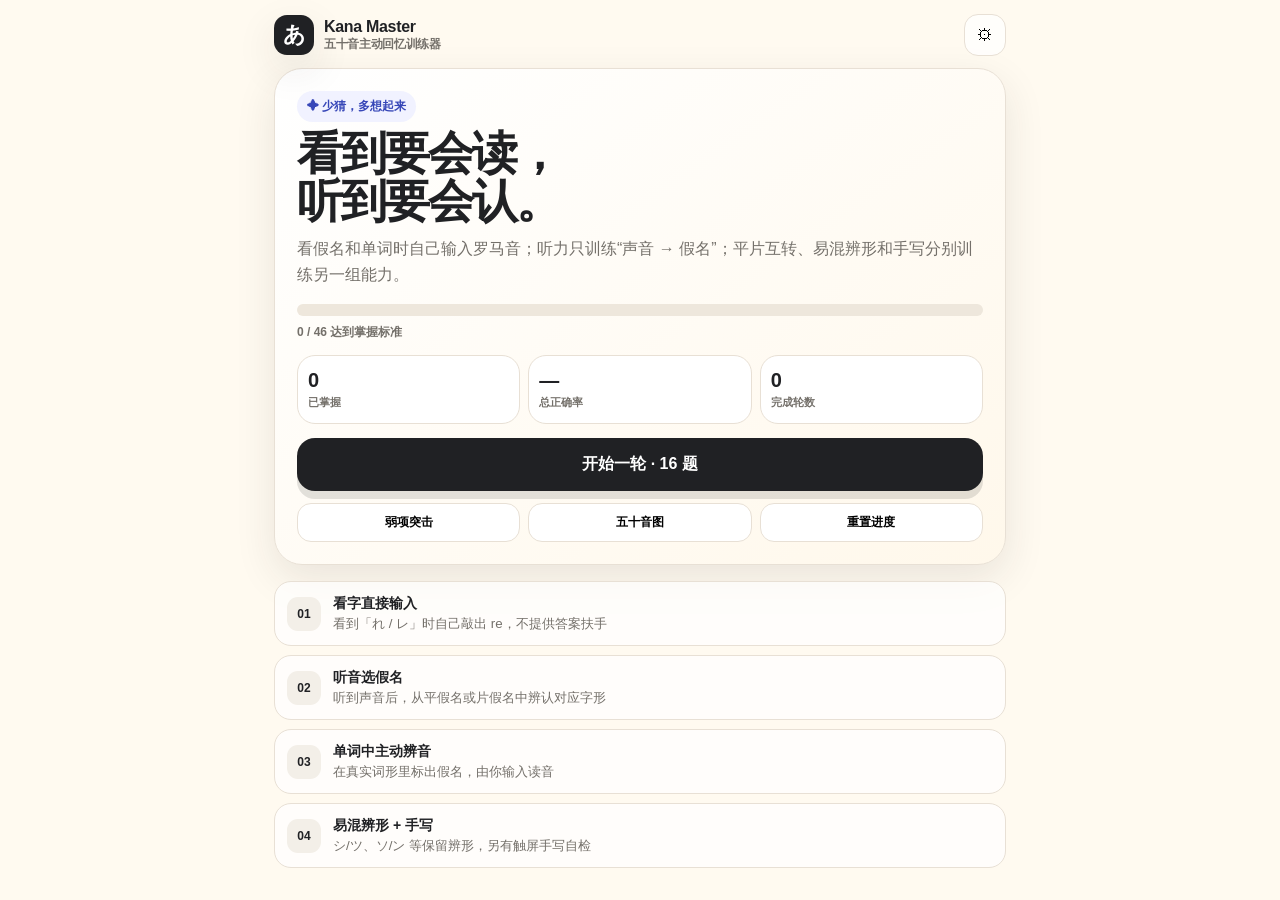
<file: index.html>
<!doctype html>
<html lang="zh-CN">
<head>
  <meta charset="utf-8">
  <meta name="viewport" content="width=device-width,initial-scale=1,viewport-fit=cover">
  <meta http-equiv="refresh" content="0; url=./kana-master/">
  <link rel="canonical" href="./kana-master/">
  <title>Kana Master</title>
  <script>location.replace('./kana-master/');</script>
</head>
<body>
  <p>正在打开 Kana Master… <a href="./kana-master/">点这里进入</a></p>
</body>
</html>
</file>
<file: kana-master/style-v2.css>
:root{--bg:#fffaf0;--panel:#fff;--ink:#202124;--muted:#74706a;--line:#e8e0d5;--accent:#4c5fd7;--good:#248a5b;--bad:#b94e44;--shadow:0 14px 40px rgba(46,41,35,.10)}*{box-sizing:border-box;-webkit-tap-highlight-color:transparent}html,body{margin:0;min-height:100%;background:var(--bg);color:var(--ink);font-family:Inter,-apple-system,BlinkMacSystemFont,"Segoe UI","PingFang SC","Hiragino Sans GB","Noto Sans CJK SC","Noto Sans JP",sans-serif}body{min-height:100dvh}button,input{font:inherit}.app{max-width:760px;margin:auto;min-height:100dvh;padding:max(14px,env(safe-area-inset-top)) 14px max(24px,env(safe-area-inset-bottom))}header{display:flex;align-items:center;justify-content:space-between;gap:10px;margin-bottom:12px}.brand{display:flex;align-items:center;gap:10px;font-weight:900;letter-spacing:-.02em}.logo{width:40px;height:40px;border-radius:13px;background:var(--ink);color:#fff;display:grid;place-items:center;font-size:22px;box-shadow:var(--shadow)}.subtle{color:var(--muted);font-size:12px;font-weight:700}.iconbtn{border:1px solid var(--line);background:rgba(255,255,255,.76);border-radius:14px;min-width:42px;height:42px;padding:0 12px}.view{display:none}.view.active{display:block}.hero,.card{background:var(--panel);border:1px solid var(--line);box-shadow:var(--shadow)}.hero{background:linear-gradient(145deg,#fff,#fff8eb);border-radius:28px;padding:22px}.card{border-radius:28px;padding:18px;min-height:560px;display:flex;flex-direction:column}h1{font-size:clamp(28px,7vw,46px);line-height:1.04;margin:8px 0 10px;letter-spacing:-.05em}h2{font-size:22px;margin:0}p{line-height:1.65}.badge{display:inline-flex;align-items:center;gap:7px;background:#f1f2ff;color:#3747b8;border-radius:999px;padding:7px 10px;font-size:12px;font-weight:900}.bigprogress{height:12px;background:#eee7dc;border-radius:999px;overflow:hidden;margin:16px 0 8px}.bigprogress>i{display:block;height:100%;width:0;background:linear-gradient(90deg,var(--accent),#8f72e7);border-radius:inherit;transition:.35s}.stats{display:grid;grid-template-columns:repeat(3,1fr);gap:8px;margin:14px 0}.stat{padding:13px 10px;border:1px solid var(--line);border-radius:18px;background:#fff}.stat b{display:block;font-size:20px}.stat span{font-size:11px;color:var(--muted);font-weight:700}.primary{width:100%;border:0;border-radius:18px;padding:16px 18px;font-weight:900;font-size:16px;background:var(--ink);color:#fff;box-shadow:0 8px 0 rgba(32,33,36,.13)}.primary:active{transform:translateY(2px);box-shadow:0 5px 0 rgba(32,33,36,.13)}.secondary{border:1px solid var(--line);background:#fff;border-radius:16px;padding:13px 14px;font-weight:800}.route{display:grid;gap:9px;margin-top:16px}.route-row{display:flex;align-items:center;gap:12px;padding:12px;border:1px solid var(--line);border-radius:17px;background:rgba(255,255,255,.72)}.route-num{width:34px;height:34px;display:grid;place-items:center;border-radius:11px;background:#f3efe8;font-weight:900;font-size:12px}.route-row strong{font-size:14px}.route-row small{display:block;color:var(--muted);margin-top:2px}.tabs{display:grid;grid-template-columns:repeat(3,1fr);gap:8px;margin-top:12px}.tabs button{padding:10px 8px;border:1px solid var(--line);border-radius:14px;background:#fff;font-weight:850;font-size:12px}.session-top{display:flex;align-items:center;gap:10px;margin-bottom:12px}.session-top .bar{height:8px;flex:1;background:#e9e1d7;border-radius:999px;overflow:hidden}.session-top .bar i{display:block;height:100%;background:var(--accent);width:0;transition:.2s}.session-top span{font-size:12px;font-weight:900;color:var(--muted)}.mode{font-size:12px;font-weight:900;color:var(--accent);letter-spacing:.08em}.prompt{min-height:190px;display:grid;place-items:center;text-align:center;padding:18px 6px}.kana{font-size:clamp(76px,25vw,138px);line-height:1;font-weight:650;font-family:"Yu Mincho","Hiragino Mincho ProN","Noto Serif JP",serif}.romaji{font-size:48px;font-weight:950;letter-spacing:.03em}.word{font-size:clamp(42px,13vw,72px);font-weight:850;letter-spacing:.06em}.word mark{background:#fff0a9;color:inherit;border-radius:.2em;padding:.02em .08em}.hint{color:var(--muted);font-size:13px;font-weight:700;margin-top:8px}.listen{width:100px;height:100px;border-radius:50%;border:0;background:#202124;color:#fff;font-size:38px;box-shadow:0 10px 0 rgba(32,33,36,.13)}.listen.playing{transform:translateY(2px);box-shadow:0 5px 0 rgba(32,33,36,.13)}.answerline{text-align:center;font-size:13px;color:var(--muted);min-height:26px;margin:8px 0}.answerline.good{color:var(--good);font-weight:900}.answerline.bad{color:var(--bad);font-weight:900}.input-area{display:none;margin-top:auto}.input-area.on{display:block}.answer-input{width:100%;height:62px;border:2px solid #d9d2c8;border-radius:18px;padding:0 18px;background:#fff;font-size:26px;font-weight:900;text-align:center;outline:none;letter-spacing:.05em}.answer-input:focus{border-color:var(--accent);box-shadow:0 0 0 4px rgba(76,95,215,.10)}.input-actions{display:grid;grid-template-columns:1fr;gap:8px;margin-top:10px}.submit{border:0;border-radius:16px;padding:14px;background:var(--ink);color:#fff;font-weight:900}.input-note{text-align:center;color:var(--muted);font-size:11px;margin-top:8px}.choices{display:grid;grid-template-columns:1fr 1fr;gap:10px;margin-top:auto}.choice{min-height:70px;border:1.5px solid var(--line);background:#fff;border-radius:18px;font-size:23px;font-weight:900;padding:12px}.choice.correct{border-color:#49a978;background:#ecfff4;color:#18724b}.choice.wrong{border-color:#e67a70;background:#fff0ef;color:#b23d34}.canvas-wrap{position:relative;width:min(76vw,330px);height:min(76vw,330px);margin:auto;border:2px dashed #d8d0c5;border-radius:24px;background:linear-gradient(90deg,transparent 49.7%,#eee8df 50%,transparent 50.3%),linear-gradient(transparent 49.7%,#eee8df 50%,transparent 50.3%),#fff}#drawCanvas{position:absolute;inset:0;width:100%;height:100%;touch-action:none;border-radius:22px}.ghost{position:absolute;inset:0;display:grid;place-items:center;font-size:210px;color:rgba(32,33,36,.10);pointer-events:none;font-family:"Yu Mincho","Noto Serif JP",serif}.canvas-tools{display:flex;gap:8px;justify-content:center;margin-top:10px}.selfgrade{display:grid;grid-template-columns:1fr 1fr;gap:10px;margin-top:12px}.selfgrade button{border:0;border-radius:16px;padding:14px;font-weight:900}.retry{background:#fff0ef;color:#a63d35}.pass{background:#eafaf1;color:#137246}.sheet{position:fixed;inset:0;background:rgba(27,26,24,.28);display:none;align-items:flex-end;z-index:20}.sheet.on{display:flex}.sheet-card{width:100%;max-width:760px;margin:auto;background:#fff;border-radius:28px 28px 0 0;padding:20px 16px max(24px,env(safe-area-inset-bottom));box-shadow:0 -20px 50px rgba(0,0,0,.16)}.setting{display:flex;justify-content:space-between;align-items:center;gap:12px;padding:13px 2px;border-bottom:1px solid var(--line)}.seg{display:flex;background:#f1eee9;border-radius:12px;padding:3px}.seg button{border:0;background:transparent;padding:8px 9px;border-radius:9px;font-size:11px;font-weight:900}.seg button.on{background:#fff;box-shadow:0 2px 7px rgba(0,0,0,.08)}.summary{display:grid;gap:14px;text-align:center;padding:12px 0}.summary .medal{font-size:62px}.weak{display:flex;justify-content:center;gap:8px;flex-wrap:wrap}.weak span{min-width:50px;padding:9px 10px;border-radius:14px;background:#f3efe8;font-weight:900}.matrix{display:grid;grid-template-columns:repeat(5,1fr);gap:6px;margin-top:12px}.cell{aspect-ratio:1;border:1px solid var(--line);border-radius:12px;background:#fff;display:grid;place-items:center;font-size:20px;font-weight:850;position:relative}.cell.mastered{background:#e9f8ef;border-color:#b8dfc8}.cell small{position:absolute;right:4px;bottom:2px;font-size:8px;color:var(--muted)}.tiny{font-size:11px;color:var(--muted);line-height:1.5}.audio-status{display:inline-flex;align-items:center;gap:6px;font-size:11px;color:var(--muted);margin-top:6px}.audio-status b{color:var(--good)}@media(max-width:390px){.card{min-height:520px;padding:15px}.prompt{min-height:165px}.choice{min-height:62px}.kana{font-size:86px}.word{font-size:44px}.answer-input{height:58px}}
</file>
